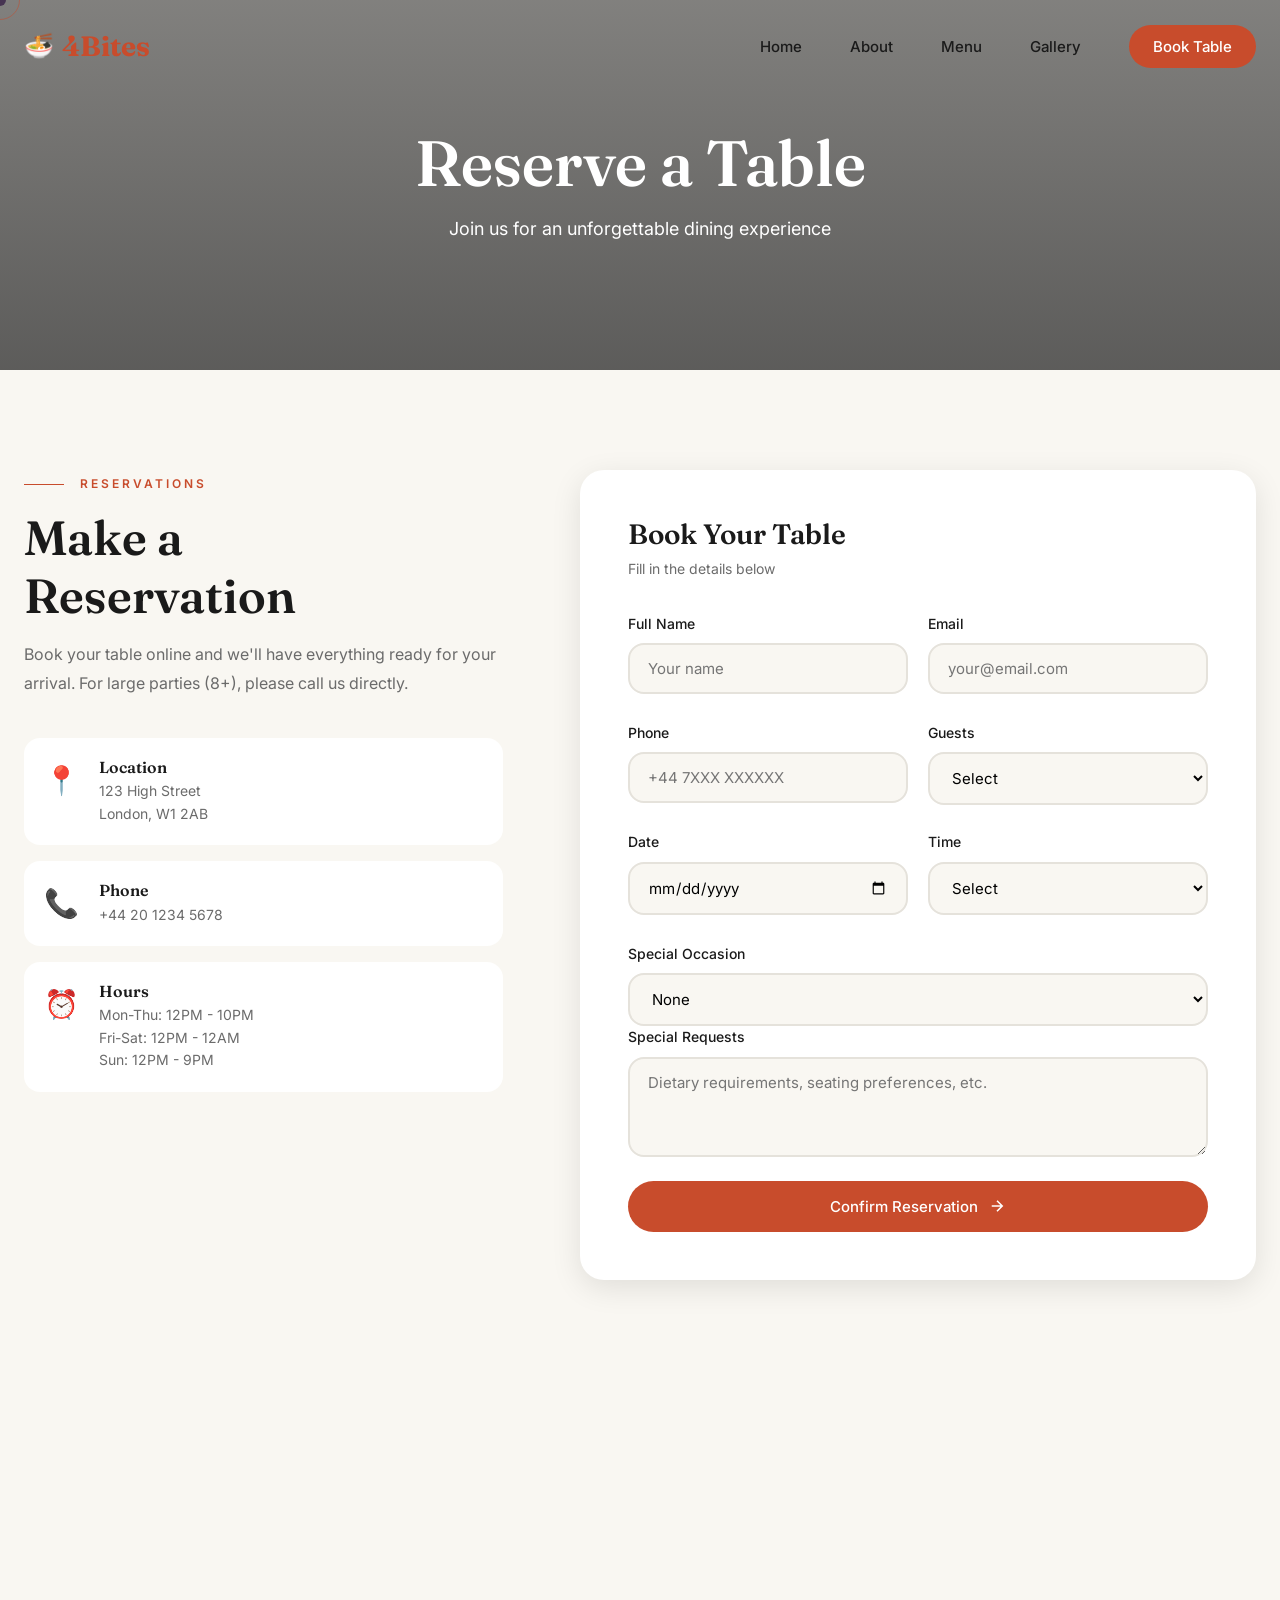
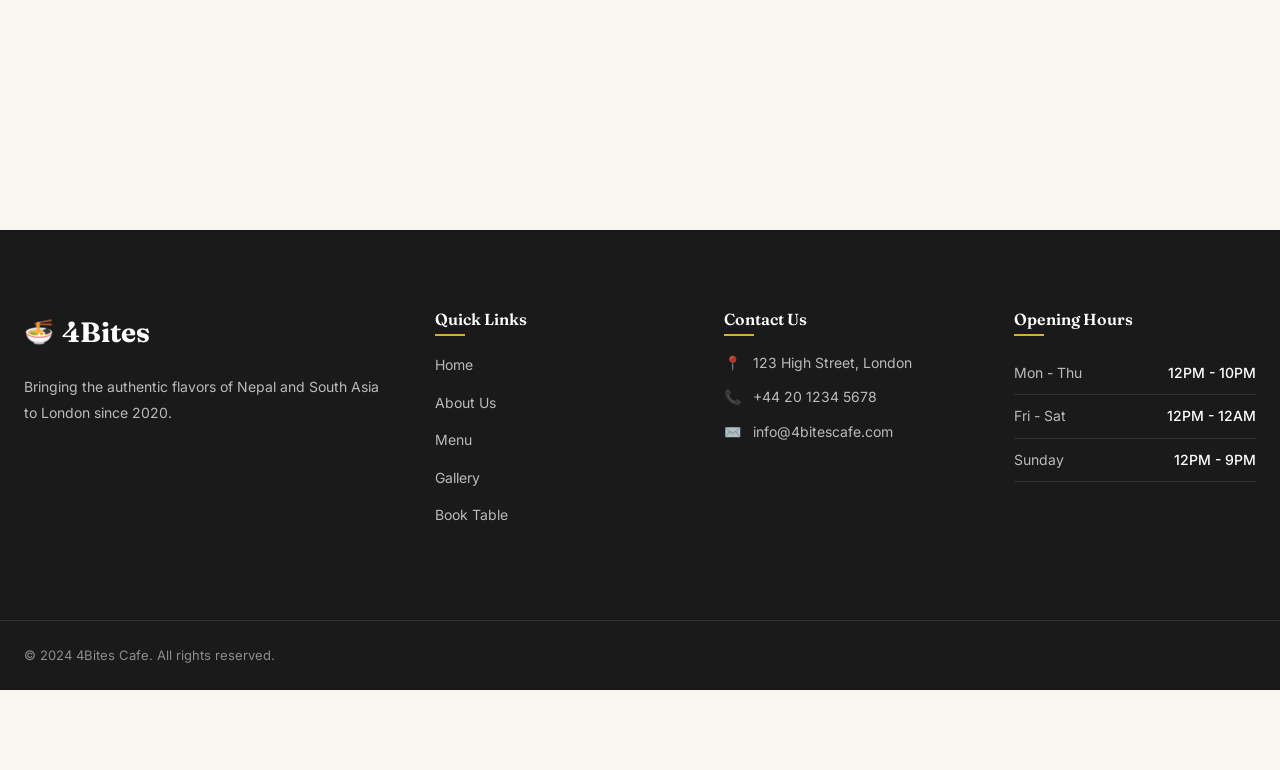
<file: booking.html>
<!DOCTYPE html>
<html lang="en">
<head>
    <meta charset="UTF-8">
    <meta name="viewport" content="width=device-width, initial-scale=1.0">
    <title>Book a Table - 4Bites Cafe</title>
    <link rel="stylesheet" href="css/style.css">
    <link rel="preconnect" href="https://fonts.googleapis.com">
    <link href="https://fonts.googleapis.com/css2?family=Fraunces:opsz,wght@9..144,400;9..144,600;9..144,700&family=Inter:wght@300;400;500;600&display=swap" rel="stylesheet">
</head>
<body>
    <div class="cursor"></div>
    <div class="cursor-follower"></div>

    <!-- Navigation -->
    <nav class="navbar scrolled">
        <div class="nav-container">
            <a href="index.html" class="logo">
                <span class="logo-icon">🍜</span>
                <span>4Bites</span>
            </a>
            <ul class="nav-links">
                <li><a href="index.html">Home</a></li>
                <li><a href="about.html">About</a></li>
                <li><a href="menu.html">Menu</a></li>
                <li><a href="gallery.html">Gallery</a></li>
                <li><a href="booking.html" class="btn-nav active">Book Table</a></li>
            </ul>
            <button class="mobile-menu-btn" aria-label="Menu">
                <span></span>
                <span></span>
                <span></span>
            </button>
        </div>
    </nav>

    <!-- Page Hero -->
    <section class="page-hero small">
        <div class="page-hero-bg" style="background-image: url('https://images.unsplash.com/photo-1559339352-11d035aa65de?w=1920&h=600&fit=crop')"></div>
        <div class="page-hero-overlay"></div>
        <div class="page-hero-content">
            <h1 data-animate="fade-up">Reserve a Table</h1>
            <p data-animate="fade-up" data-delay="200">Join us for an unforgettable dining experience</p>
        </div>
    </section>

    <!-- Booking Section -->
    <section class="booking-section">
        <div class="container">
            <div class="booking-grid">
                <div class="booking-info" data-animate="fade-right">
                    <span class="section-tag">Reservations</span>
                    <h2>Make a<br>Reservation</h2>
                    <p>Book your table online and we'll have everything ready for your arrival. For large parties (8+), please call us directly.</p>
                    
                    <div class="info-cards">
                        <div class="info-card">
                            <div class="info-icon">📍</div>
                            <div class="info-content">
                                <h4>Location</h4>
                                <p>123 High Street<br>London, W1 2AB</p>
                            </div>
                        </div>
                        <div class="info-card">
                            <div class="info-icon">📞</div>
                            <div class="info-content">
                                <h4>Phone</h4>
                                <p>+44 20 1234 5678</p>
                            </div>
                        </div>
                        <div class="info-card">
                            <div class="info-icon">⏰</div>
                            <div class="info-content">
                                <h4>Hours</h4>
                                <p>Mon-Thu: 12PM - 10PM<br>Fri-Sat: 12PM - 12AM<br>Sun: 12PM - 9PM</p>
                            </div>
                        </div>
                    </div>
                </div>

                <div class="booking-form-wrapper" data-animate="fade-left">
                    <form id="booking-form" class="booking-form">
                        <div class="form-header">
                            <h3>Book Your Table</h3>
                            <p>Fill in the details below</p>
                        </div>
                        <div class="form-row">
                            <div class="form-group">
                                <label for="name">Full Name</label>
                                <input type="text" id="name" name="name" required placeholder="Your name">
                                <span class="input-focus"></span>
                            </div>
                            <div class="form-group">
                                <label for="email">Email</label>
                                <input type="email" id="email" name="email" required placeholder="your@email.com">
                                <span class="input-focus"></span>
                            </div>
                        </div>
                        <div class="form-row">
                            <div class="form-group">
                                <label for="phone">Phone</label>
                                <input type="tel" id="phone" name="phone" required placeholder="+44 7XXX XXXXXX">
                                <span class="input-focus"></span>
                            </div>
                            <div class="form-group">
                                <label for="guests">Guests</label>
                                <select id="guests" name="guests" required>
                                    <option value="">Select</option>
                                    <option value="1">1 Guest</option>
                                    <option value="2">2 Guests</option>
                                    <option value="3">3 Guests</option>
                                    <option value="4">4 Guests</option>
                                    <option value="5">5 Guests</option>
                                    <option value="6">6 Guests</option>
                                    <option value="7">7 Guests</option>
                                    <option value="8+">8+ Guests</option>
                                </select>
                            </div>
                        </div>
                        <div class="form-row">
                            <div class="form-group">
                                <label for="date">Date</label>
                                <input type="date" id="date" name="date" required>
                                <span class="input-focus"></span>
                            </div>
                            <div class="form-group">
                                <label for="time">Time</label>
                                <select id="time" name="time" required>
                                    <option value="">Select</option>
                                    <option value="12:00">12:00 PM</option>
                                    <option value="12:30">12:30 PM</option>
                                    <option value="13:00">1:00 PM</option>
                                    <option value="13:30">1:30 PM</option>
                                    <option value="14:00">2:00 PM</option>
                                    <option value="18:00">6:00 PM</option>
                                    <option value="18:30">6:30 PM</option>
                                    <option value="19:00">7:00 PM</option>
                                    <option value="19:30">7:30 PM</option>
                                    <option value="20:00">8:00 PM</option>
                                    <option value="20:30">8:30 PM</option>
                                    <option value="21:00">9:00 PM</option>
                                </select>
                            </div>
                        </div>
                        <div class="form-group full">
                            <label for="occasion">Special Occasion</label>
                            <select id="occasion" name="occasion">
                                <option value="">None</option>
                                <option value="birthday">Birthday</option>
                                <option value="anniversary">Anniversary</option>
                                <option value="date">Date Night</option>
                                <option value="business">Business Meeting</option>
                                <option value="other">Other</option>
                            </select>
                        </div>
                        <div class="form-group full">
                            <label for="notes">Special Requests</label>
                            <textarea id="notes" name="notes" rows="3" placeholder="Dietary requirements, seating preferences, etc."></textarea>
                        </div>
                        <button type="submit" class="btn btn-primary btn-full magnetic">
                            <span>Confirm Reservation</span>
                            <svg viewBox="0 0 24 24" fill="none" stroke="currentColor" stroke-width="2">
                                <path d="M5 12h14M12 5l7 7-7 7"/>
                            </svg>
                        </button>
                    </form>
                    
                    <!-- Success Message -->
                    <div id="booking-success" class="booking-success">
                        <div class="success-animation">
                            <svg class="checkmark" viewBox="0 0 52 52">
                                <circle class="checkmark-circle" cx="26" cy="26" r="25" fill="none"/>
                                <path class="checkmark-check" fill="none" d="M14.1 27.2l7.1 7.2 16.7-16.8"/>
                            </svg>
                        </div>
                        <h3>Reservation Confirmed!</h3>
                        <p>Thank you for your booking. We've sent a confirmation email with all the details.</p>
                        <a href="index.html" class="btn btn-outline">Back to Home</a>
                    </div>
                </div>
            </div>
        </div>
    </section>

    <!-- Map Section -->
    <section class="map-section">
        <iframe 
            src="https://www.google.com/maps/embed?pb=!1m18!1m12!1m3!1d2483.542789937542!2d-0.1277653!3d51.5073509!2m3!1f0!2f0!3f0!3m2!1i1024!2i768!4f13.1!3m3!1m2!1s0x0%3A0x0!2zNTHCsDMwJzI2LjUiTiAwwrAwNyc0MC4wIlc!5e0!3m2!1sen!2suk!4v1234567890"
            width="100%" 
            height="450" 
            style="border:0;" 
            allowfullscreen="" 
            loading="lazy">
        </iframe>
    </section>

    <!-- Footer -->
    <footer class="footer">
        <div class="footer-top">
            <div class="container">
                <div class="footer-grid">
                    <div class="footer-brand">
                        <a href="index.html" class="footer-logo">
                            <span class="logo-icon">🍜</span>
                            <span>4Bites</span>
                        </a>
                        <p>Bringing the authentic flavors of Nepal and South Asia to London since 2020.</p>
                    </div>
                    <div class="footer-links">
                        <h4>Quick Links</h4>
                        <ul>
                            <li><a href="index.html">Home</a></li>
                            <li><a href="about.html">About Us</a></li>
                            <li><a href="menu.html">Menu</a></li>
                            <li><a href="gallery.html">Gallery</a></li>
                            <li><a href="booking.html">Book Table</a></li>
                        </ul>
                    </div>
                    <div class="footer-contact">
                        <h4>Contact Us</h4>
                        <ul>
                            <li><span>📍</span><span>123 High Street, London</span></li>
                            <li><span>📞</span><span>+44 20 1234 5678</span></li>
                            <li><span>✉️</span><span>info@4bitescafe.com</span></li>
                        </ul>
                    </div>
                    <div class="footer-hours">
                        <h4>Opening Hours</h4>
                        <ul class="hours-list">
                            <li><span>Mon - Thu</span><span>12PM - 10PM</span></li>
                            <li><span>Fri - Sat</span><span>12PM - 12AM</span></li>
                            <li><span>Sunday</span><span>12PM - 9PM</span></li>
                        </ul>
                    </div>
                </div>
            </div>
        </div>
        <div class="footer-bottom">
            <div class="container">
                <p>&copy; 2024 4Bites Cafe. All rights reserved.</p>
            </div>
        </div>
    </footer>

    <script src="js/main.js"></script>
</body>
</html>
</file>
<file: css/style.css>
/* ===================================
   4BITES CAFE - ENHANCED STYLESHEET
   =================================== */

/* --- CSS Variables --- */
:root {
    --primary: #C84C2C;
    --primary-dark: #a33d24;
    --primary-light: #e85d3a;
    --accent: #D4AF37;
    --accent-glow: rgba(212, 175, 55, 0.3);
    --background: #F9F7F2;
    --foreground: #1A1A1A;
    --card: #FFFFFF;
    --muted: #6B6B6B;
    --border: #E5E2DB;
    --forest: #2D3E33;
    --paper: #F9F7F2;
    
    --font-display: 'Fraunces', serif;
    --font-body: 'Inter', sans-serif;
    
    --shadow-sm: 0 2px 8px rgba(0,0,0,0.06);
    --shadow-md: 0 8px 30px rgba(0,0,0,0.1);
    --shadow-lg: 0 25px 60px rgba(0,0,0,0.15);
    --shadow-glow: 0 0 40px rgba(200, 76, 44, 0.3);
    
    --radius: 16px;
    --radius-lg: 24px;
    --radius-full: 100px;
    
    --transition: all 0.4s cubic-bezier(0.4, 0, 0.2, 1);
    --transition-bounce: all 0.5s cubic-bezier(0.34, 1.56, 0.64, 1);
}

/* --- Reset & Base --- */
*, *::before, *::after {
    margin: 0;
    padding: 0;
    box-sizing: border-box;
}

html {
    scroll-behavior: smooth;
    font-size: 16px;
}

body {
    font-family: var(--font-body);
    background: var(--background);
    color: var(--foreground);
    line-height: 1.6;
    overflow-x: hidden;
}

h1, h2, h3, h4, h5, h6 {
    font-family: var(--font-display);
    font-weight: 600;
    line-height: 1.15;
}

img {
    max-width: 100%;
    display: block;
}

a {
    text-decoration: none;
    color: inherit;
}

/* --- Custom Cursor (Desktop Only) --- */
@media (hover: hover) and (pointer: fine) {
    body { cursor: none; }
    a, button { cursor: none; }
    
    .cursor {
        width: 12px;
        height: 12px;
        background: var(--primary);
        border-radius: 50%;
        position: fixed;
        pointer-events: none;
        z-index: 99999;
        transform: translate(-50%, -50%);
        transition: transform 0.1s, width 0.3s, height 0.3s, background 0.3s;
        mix-blend-mode: difference;
    }

    .cursor-follower {
        width: 40px;
        height: 40px;
        border: 1px solid var(--primary);
        border-radius: 50%;
        position: fixed;
        pointer-events: none;
        z-index: 99998;
        transform: translate(-50%, -50%);
        transition: transform 0.15s ease-out, width 0.3s, height 0.3s;
        opacity: 0.5;
    }

    .cursor.hover {
        transform: translate(-50%, -50%) scale(2);
        background: var(--accent);
    }

    .cursor-follower.hover {
        transform: translate(-50%, -50%) scale(1.5);
        border-color: var(--accent);
    }
}

@media (hover: none) {
    .cursor, .cursor-follower { display: none; }
}

/* --- Loading Screen --- */
.loader {
    position: fixed;
    inset: 0;
    background: var(--foreground);
    z-index: 100000;
    display: flex;
    align-items: center;
    justify-content: center;
    transition: opacity 0.8s, visibility 0.8s;
}

.loader.hidden {
    opacity: 0;
    visibility: hidden;
    pointer-events: none;
}

.loader-content {
    text-align: center;
}

.loader-logo {
    font-family: var(--font-display);
    font-size: clamp(32px, 8vw, 48px);
    color: white;
    margin-bottom: 30px;
    animation: pulse 1.5s infinite;
}

.loader-bar {
    width: min(200px, 60vw);
    height: 3px;
    background: rgba(255,255,255,0.1);
    border-radius: 10px;
    overflow: hidden;
}

.loader-progress {
    height: 100%;
    background: linear-gradient(90deg, var(--primary), var(--accent));
    border-radius: 10px;
    animation: loading 1.5s ease-out forwards;
}

@keyframes loading {
    0% { width: 0; }
    100% { width: 100%; }
}

@keyframes pulse {
    0%, 100% { opacity: 1; }
    50% { opacity: 0.5; }
}

/* --- Container --- */
.container {
    max-width: 1280px;
    margin: 0 auto;
    padding: 0 clamp(16px, 4vw, 24px);
}

/* --- Navigation --- */
.navbar {
    position: fixed;
    top: 0;
    left: 0;
    right: 0;
    z-index: 1000;
    padding: clamp(16px, 3vw, 24px) 0;
    transition: var(--transition);
}

.navbar.scrolled {
    background: rgba(249, 247, 242, 0.95);
    backdrop-filter: blur(20px);
    -webkit-backdrop-filter: blur(20px);
    box-shadow: 0 1px 0 var(--border);
    padding: 12px 0;
}

.nav-container {
    max-width: 1280px;
    margin: 0 auto;
    padding: 0 clamp(16px, 4vw, 24px);
    display: flex;
    align-items: center;
    justify-content: space-between;
}

.logo {
    display: flex;
    align-items: center;
    gap: 8px;
    font-family: var(--font-display);
    font-size: clamp(22px, 4vw, 28px);
    font-weight: 700;
    color: var(--primary);
    transition: var(--transition);
}

.logo:hover {
    transform: scale(1.05);
}

.logo-icon {
    font-size: clamp(20px, 3vw, 24px);
}

.nav-links {
    display: flex;
    align-items: center;
    gap: clamp(24px, 4vw, 48px);
    list-style: none;
}

.nav-links a {
    font-size: 15px;
    font-weight: 500;
    color: var(--foreground);
    position: relative;
    padding: 8px 0;
    transition: var(--transition);
}

.nav-links a::before {
    content: '';
    position: absolute;
    bottom: 0;
    left: 0;
    width: 100%;
    height: 2px;
    background: var(--primary);
    transform: scaleX(0);
    transform-origin: right;
    transition: transform 0.4s cubic-bezier(0.4, 0, 0.2, 1);
}

.nav-links a:hover::before,
.nav-links a.active::before {
    transform: scaleX(1);
    transform-origin: left;
}

.nav-links a:hover,
.nav-links a.active {
    color: var(--primary);
}

.btn-nav {
    background: var(--primary) !important;
    color: white !important;
    padding: 12px 24px !important;
    border-radius: var(--radius-full);
    transition: var(--transition-bounce) !important;
}

.btn-nav::before {
    display: none !important;
}

.btn-nav:hover {
    background: var(--primary-dark) !important;
    transform: translateY(-2px);
    box-shadow: var(--shadow-glow);
}

/* Mobile Menu Button */
.mobile-menu-btn {
    display: none;
    flex-direction: column;
    gap: 6px;
    background: none;
    border: none;
    padding: 8px;
    z-index: 1001;
    cursor: pointer;
}

.mobile-menu-btn span {
    display: block;
    width: 28px;
    height: 2px;
    background: var(--foreground);
    transition: var(--transition);
    transform-origin: center;
}

.mobile-menu-btn.active span:nth-child(1) {
    transform: rotate(45deg) translate(6px, 6px);
}

.mobile-menu-btn.active span:nth-child(2) {
    opacity: 0;
    transform: scaleX(0);
}

.mobile-menu-btn.active span:nth-child(3) {
    transform: rotate(-45deg) translate(6px, -6px);
}

/* Mobile Navigation */
@media (max-width: 900px) {
    .mobile-menu-btn {
        display: flex;
    }

    .nav-links {
        position: fixed;
        top: 0;
        right: -100%;
        width: min(320px, 85vw);
        height: 100vh;
        background: var(--background);
        flex-direction: column;
        justify-content: center;
        align-items: center;
        gap: 32px;
        transition: right 0.4s cubic-bezier(0.4, 0, 0.2, 1);
        box-shadow: -10px 0 40px rgba(0,0,0,0.1);
    }

    .nav-links.active {
        right: 0;
    }

    .nav-links a {
        font-size: 20px;
    }

    .btn-nav {
        margin-top: 16px;
    }
}

/* --- Buttons --- */
.btn {
    display: inline-flex;
    align-items: center;
    justify-content: center;
    gap: 10px;
    padding: 16px 32px;
    border-radius: var(--radius-full);
    font-family: var(--font-body);
    font-weight: 500;
    font-size: 15px;
    border: none;
    position: relative;
    overflow: hidden;
    transition: var(--transition);
    cursor: pointer;
}

.btn svg {
    width: 18px;
    height: 18px;
    transition: transform 0.3s;
}

.btn:hover svg {
    transform: translateX(4px);
}

.btn-primary {
    background: var(--primary);
    color: white;
}

.btn-primary:hover {
    background: var(--primary-dark);
    transform: translateY(-3px);
    box-shadow: var(--shadow-glow);
}

.btn-outline {
    background: transparent;
    color: var(--foreground);
    border: 2px solid var(--foreground);
}

.btn-outline:hover {
    background: var(--foreground);
    color: white;
    transform: translateY(-3px);
}

.btn-glass {
    background: rgba(255,255,255,0.15);
    backdrop-filter: blur(10px);
    color: white;
    border: 1px solid rgba(255,255,255,0.3);
}

.btn-glass:hover {
    background: rgba(255,255,255,0.25);
    transform: translateY(-3px);
}

.btn-light {
    background: white;
    color: var(--foreground);
}

.btn-light:hover {
    background: var(--accent);
    transform: translateY(-3px);
    box-shadow: var(--shadow-md);
}

.btn-large {
    padding: 20px 40px;
    font-size: 17px;
}

.btn-full {
    width: 100%;
}

/* --- Hero Section --- */
.hero {
    min-height: 100vh;
    min-height: 100dvh;
    display: flex;
    align-items: center;
    justify-content: center;
    position: relative;
    overflow: hidden;
}

.hero-bg {
    position: absolute;
    inset: 0;
    z-index: -2;
}

.hero-bg-image {
    width: 100%;
    height: 100%;
    background: url('https://images.unsplash.com/photo-1517248135467-4c7edcad34c4?w=1920&h=1080&fit=crop');
    background-size: cover;
    background-position: center;
    animation: heroZoom 20s ease-in-out infinite alternate;
}

@keyframes heroZoom {
    0% { transform: scale(1); }
    100% { transform: scale(1.1); }
}

.hero-overlay {
    position: absolute;
    inset: 0;
    background: linear-gradient(
        180deg,
        rgba(26, 26, 26, 0.4) 0%,
        rgba(26, 26, 26, 0.6) 50%,
        rgba(26, 26, 26, 0.8) 100%
    );
    z-index: -1;
}

.hero-content {
    text-align: center;
    max-width: min(900px, 90vw);
    padding: 0 clamp(16px, 4vw, 24px);
    z-index: 1;
}

.hero-badge {
    display: inline-flex;
    align-items: center;
    gap: 10px;
    background: rgba(212, 175, 55, 0.2);
    border: 1px solid var(--accent);
    color: var(--accent);
    padding: 10px 24px;
    border-radius: var(--radius-full);
    font-size: 13px;
    font-weight: 600;
    letter-spacing: 1px;
    margin-bottom: 32px;
    backdrop-filter: blur(10px);
    animation: fadeInDown 1s ease forwards;
}

.hero h1 {
    font-size: clamp(36px, 8vw, 88px);
    color: white;
    margin-bottom: 28px;
    letter-spacing: -2px;
    animation: fadeInUp 1s ease 0.2s forwards;
    opacity: 0;
}

.hero h1 .line {
    display: block;
    overflow: hidden;
}

.hero h1 .highlight {
    background: linear-gradient(135deg, var(--accent), #fff, var(--accent));
    background-size: 200% auto;
    -webkit-background-clip: text;
    -webkit-text-fill-color: transparent;
    background-clip: text;
    animation: shimmer 3s linear infinite;
}

@keyframes shimmer {
    0% { background-position: 0% center; }
    100% { background-position: 200% center; }
}

@keyframes fadeInUp {
    from {
        opacity: 0;
        transform: translateY(30px);
    }
    to {
        opacity: 1;
        transform: translateY(0);
    }
}

@keyframes fadeInDown {
    from {
        opacity: 0;
        transform: translateY(-20px);
    }
    to {
        opacity: 1;
        transform: translateY(0);
    }
}

.hero-subtitle {
    font-size: clamp(14px, 3vw, 18px);
    color: rgba(255,255,255,0.85);
    max-width: 600px;
    margin: 0 auto 48px;
    line-height: 1.8;
    animation: fadeInUp 1s ease 0.4s forwards;
    opacity: 0;
}

.hero-buttons {
    display: flex;
    gap: 16px;
    justify-content: center;
    flex-wrap: wrap;
    animation: fadeInUp 1s ease 0.6s forwards;
    opacity: 0;
}

/* Scroll Indicator */
.scroll-indicator {
    position: absolute;
    bottom: clamp(24px, 5vw, 48px);
    left: 50%;
    transform: translateX(-50%);
    display: flex;
    flex-direction: column;
    align-items: center;
    gap: 12px;
    color: white;
    font-size: 11px;
    letter-spacing: 2px;
    text-transform: uppercase;
    animation: fadeInUp 1s ease 1.5s forwards;
    opacity: 0;
}

.mouse {
    width: 24px;
    height: 38px;
    border: 2px solid white;
    border-radius: 20px;
    position: relative;
}

.wheel {
    width: 4px;
    height: 8px;
    background: white;
    border-radius: 2px;
    position: absolute;
    top: 8px;
    left: 50%;
    transform: translateX(-50%);
    animation: scroll 2s infinite;
}

@keyframes scroll {
    0% { opacity: 1; transform: translateX(-50%) translateY(0); }
    100% { opacity: 0; transform: translateX(-50%) translateY(12px); }
}

/* Hero Shapes */
.hero-shapes {
    position: absolute;
    inset: 0;
    pointer-events: none;
    overflow: hidden;
}

.shape {
    position: absolute;
    border-radius: 50%;
    filter: blur(80px);
    opacity: 0.3;
}

.shape-1 {
    width: clamp(300px, 50vw, 600px);
    height: clamp(300px, 50vw, 600px);
    background: var(--primary);
    top: -200px;
    right: -200px;
    animation: float 15s ease-in-out infinite;
}

.shape-2 {
    width: clamp(200px, 30vw, 400px);
    height: clamp(200px, 30vw, 400px);
    background: var(--accent);
    bottom: -100px;
    left: -100px;
    animation: float 12s ease-in-out infinite reverse;
}

.shape-3 {
    width: clamp(150px, 25vw, 300px);
    height: clamp(150px, 25vw, 300px);
    background: var(--forest);
    top: 50%;
    left: 50%;
    animation: float 18s ease-in-out infinite;
}

@keyframes float {
    0%, 100% { transform: translate(0, 0) rotate(0deg); }
    33% { transform: translate(30px, -30px) rotate(120deg); }
    66% { transform: translate(-20px, 20px) rotate(240deg); }
}

/* --- Marquee --- */
.marquee-section {
    background: var(--foreground);
    padding: 18px 0;
    overflow: hidden;
}

.marquee {
    display: flex;
    overflow: hidden;
}

.marquee-content {
    display: flex;
    animation: marquee 30s linear infinite;
    white-space: nowrap;
}

.marquee-content span {
    color: white;
    font-size: clamp(12px, 2vw, 14px);
    font-weight: 500;
    letter-spacing: 2px;
    text-transform: uppercase;
    padding: 0 clamp(20px, 4vw, 40px);
}

@keyframes marquee {
    0% { transform: translateX(0); }
    100% { transform: translateX(-50%); }
}

/* --- Section Styles --- */
.section-header {
    margin-bottom: clamp(40px, 8vw, 64px);
}

.section-header.center {
    text-align: center;
}

.section-tag {
    display: inline-block;
    color: var(--primary);
    font-size: 12px;
    font-weight: 600;
    letter-spacing: 3px;
    text-transform: uppercase;
    margin-bottom: 16px;
    position: relative;
}

.section-tag::before {
    content: '';
    display: inline-block;
    width: 40px;
    height: 1px;
    background: var(--primary);
    margin-right: 16px;
    vertical-align: middle;
}

.section-tag.light {
    color: var(--accent);
}

.section-tag.light::before {
    background: var(--accent);
}

.section-header h2 {
    font-size: clamp(28px, 5vw, 56px);
    margin-bottom: 16px;
    letter-spacing: -1px;
}

.section-header p {
    color: var(--muted);
    font-size: clamp(14px, 2vw, 18px);
    max-width: 600px;
}

.section-header.center p {
    margin: 0 auto;
}

.section-cta {
    text-align: center;
    margin-top: clamp(40px, 6vw, 64px);
}

/* --- Dishes Section --- */
.dishes-section {
    padding: clamp(80px, 12vw, 140px) 0;
}

.dishes-bento {
    display: grid;
    grid-template-columns: repeat(4, 1fr);
    grid-template-rows: auto auto;
    gap: clamp(16px, 2vw, 24px);
}

@media (max-width: 1024px) {
    .dishes-bento {
        grid-template-columns: repeat(2, 1fr);
    }
    .dish-card.wide {
        grid-column: span 2;
        grid-template-columns: 1fr;
    }
}

@media (max-width: 600px) {
    .dishes-bento {
        grid-template-columns: 1fr;
    }
    .dish-card.large,
    .dish-card.wide {
        grid-column: span 1;
    }
}

.dish-card {
    background: var(--card);
    border-radius: var(--radius-lg);
    overflow: hidden;
    box-shadow: var(--shadow-sm);
    transition: var(--transition);
    position: relative;
}

.dish-card:hover {
    transform: translateY(-8px);
    box-shadow: var(--shadow-lg);
}

.dish-card.large {
    grid-column: span 2;
    grid-row: span 2;
}

.dish-card.wide {
    grid-column: span 4;
    display: grid;
    grid-template-columns: 1.5fr 1fr;
}

.dish-image {
    position: relative;
    overflow: hidden;
}

.dish-card:not(.wide) .dish-image {
    height: clamp(150px, 20vw, 200px);
}

.dish-card.large .dish-image {
    height: clamp(200px, 30vw, 300px);
}

.dish-image img {
    width: 100%;
    height: 100%;
    object-fit: cover;
    transition: transform 0.6s cubic-bezier(0.4, 0, 0.2, 1);
}

.dish-card:hover .dish-image img {
    transform: scale(1.1);
}

.dish-overlay {
    position: absolute;
    inset: 0;
    background: linear-gradient(180deg, transparent 50%, rgba(0,0,0,0.6) 100%);
    opacity: 0;
    transition: opacity 0.4s;
}

.dish-card:hover .dish-overlay {
    opacity: 1;
}

.dish-badge {
    position: absolute;
    top: 16px;
    left: 16px;
    background: var(--primary);
    color: white;
    padding: 6px 16px;
    border-radius: var(--radius-full);
    font-size: 11px;
    font-weight: 600;
    z-index: 2;
}

.dish-badge.popular {
    background: var(--accent);
    color: var(--foreground);
}

.dish-content {
    padding: clamp(16px, 3vw, 24px);
}

.dish-card.wide .dish-content {
    display: flex;
    flex-direction: column;
    justify-content: center;
    padding: clamp(24px, 4vw, 40px);
}

.dish-content h3 {
    font-size: clamp(16px, 2vw, 22px);
    margin-bottom: 8px;
    transition: color 0.3s;
}

.dish-card:hover .dish-content h3 {
    color: var(--primary);
}

.dish-content p {
    color: var(--muted);
    font-size: clamp(12px, 1.5vw, 14px);
    line-height: 1.6;
    margin-bottom: 16px;
}

.dish-footer {
    display: flex;
    align-items: center;
    justify-content: space-between;
    margin-top: auto;
    flex-wrap: wrap;
    gap: 12px;
}

.dish-price {
    font-family: var(--font-display);
    font-size: clamp(18px, 2vw, 22px);
    font-weight: 600;
    color: var(--primary);
}

.dish-btn {
    background: var(--foreground);
    color: white;
    border: none;
    padding: 10px 20px;
    border-radius: var(--radius-full);
    font-size: 13px;
    font-weight: 500;
    transition: var(--transition);
    cursor: pointer;
}

.dish-btn:hover {
    background: var(--primary);
    transform: scale(1.05);
}

/* --- Stats Section --- */
.stats-section {
    padding: clamp(60px, 8vw, 80px) 0;
    background: var(--foreground);
}

.stats-grid {
    display: grid;
    grid-template-columns: repeat(4, 1fr);
    gap: clamp(24px, 4vw, 40px);
    text-align: center;
}

@media (max-width: 768px) {
    .stats-grid {
        grid-template-columns: repeat(2, 1fr);
    }
}

@media (max-width: 480px) {
    .stats-grid {
        grid-template-columns: 1fr;
    }
}

.stat-item {
    color: white;
}

.stat-number {
    font-family: var(--font-display);
    font-size: clamp(40px, 6vw, 64px);
    font-weight: 700;
    color: var(--accent);
    display: inline;
}

.stat-suffix {
    font-family: var(--font-display);
    font-size: clamp(28px, 4vw, 40px);
    color: var(--accent);
}

.stat-label {
    display: block;
    font-size: clamp(11px, 1.5vw, 14px);
    text-transform: uppercase;
    letter-spacing: 2px;
    margin-top: 8px;
    opacity: 0.7;
}

/* --- About Preview --- */
.about-preview {
    padding: clamp(80px, 12vw, 140px) 0;
}

.about-grid {
    display: grid;
    grid-template-columns: 1fr 1fr;
    gap: clamp(40px, 8vw, 100px);
    align-items: center;
}

@media (max-width: 900px) {
    .about-grid {
        grid-template-columns: 1fr;
    }
}

.about-images {
    position: relative;
}

.image-stack {
    position: relative;
}

.img-main {
    border-radius: var(--radius-lg);
    box-shadow: var(--shadow-lg);
}

.img-float {
    position: absolute;
    bottom: -40px;
    right: -40px;
    border-radius: var(--radius);
    box-shadow: var(--shadow-lg);
    border: 6px solid var(--background);
    animation: floatImage 6s ease-in-out infinite;
    max-width: 45%;
}

@media (max-width: 600px) {
    .img-float {
        display: none;
    }
}

@keyframes floatImage {
    0%, 100% { transform: translateY(0); }
    50% { transform: translateY(-20px); }
}

.experience-badge {
    position: absolute;
    top: -20px;
    left: -20px;
    width: clamp(80px, 12vw, 120px);
    height: clamp(80px, 12vw, 120px);
    background: var(--primary);
    border-radius: 50%;
    display: flex;
    flex-direction: column;
    align-items: center;
    justify-content: center;
    color: white;
    box-shadow: var(--shadow-glow);
    animation: badgePulse 3s ease-in-out infinite;
}

@keyframes badgePulse {
    0%, 100% { transform: scale(1); }
    50% { transform: scale(1.05); }
}

.exp-number {
    font-family: var(--font-display);
    font-size: clamp(24px, 4vw, 36px);
    font-weight: 700;
    line-height: 1;
}

.exp-text {
    font-size: clamp(8px, 1.2vw, 11px);
    text-align: center;
    text-transform: uppercase;
    letter-spacing: 1px;
    line-height: 1.3;
}

.about-content h2 {
    font-size: clamp(32px, 5vw, 48px);
    margin-bottom: 24px;
    line-height: 1.15;
}

.text-accent {
    color: var(--primary);
}

.about-content p {
    color: var(--muted);
    margin-bottom: 20px;
    font-size: clamp(14px, 1.8vw, 16px);
    line-height: 1.8;
}

.about-features {
    display: flex;
    gap: clamp(12px, 2vw, 24px);
    margin: 32px 0;
    flex-wrap: wrap;
}

.feature {
    display: flex;
    align-items: center;
    gap: 10px;
    background: var(--card);
    padding: 12px 20px;
    border-radius: var(--radius-full);
    box-shadow: var(--shadow-sm);
    font-size: clamp(12px, 1.5vw, 14px);
    font-weight: 500;
}

.feature-icon {
    font-size: 20px;
}

/* --- Music Section --- */
.music-section {
    padding: clamp(100px, 15vw, 180px) 0;
    position: relative;
    overflow: hidden;
}

.music-bg {
    position: absolute;
    inset: 0;
    background: url('https://images.unsplash.com/photo-1493225457124-a3eb161ffa5f?w=1920&h=800&fit=crop');
    background-size: cover;
    background-position: center;
}

@media (min-width: 768px) {
    .music-bg {
        background-attachment: fixed;
    }
}

.music-overlay {
    position: absolute;
    inset: 0;
    background: linear-gradient(135deg, rgba(26,26,26,0.92) 0%, rgba(45,62,51,0.88) 100%);
}

.music-section .container {
    position: relative;
    z-index: 1;
}

.music-content {
    max-width: min(700px, 90vw);
    color: white;
}

.music-content h2 {
    font-size: clamp(36px, 7vw, 72px);
    margin-bottom: 24px;
    line-height: 1;
}

.music-content p {
    font-size: clamp(14px, 2vw, 18px);
    opacity: 0.85;
    margin-bottom: 48px;
    line-height: 1.8;
}

.music-schedule {
    display: flex;
    gap: 20px;
    margin-bottom: 48px;
    flex-wrap: wrap;
}

.schedule-card {
    display: flex;
    align-items: center;
    gap: 20px;
    background: rgba(255,255,255,0.08);
    backdrop-filter: blur(10px);
    padding: clamp(16px, 3vw, 24px) clamp(20px, 4vw, 32px);
    border-radius: var(--radius);
    border: 1px solid rgba(255,255,255,0.1);
    transition: var(--transition);
    flex: 1;
    min-width: 200px;
}

.schedule-card:hover {
    background: rgba(255,255,255,0.12);
    transform: translateY(-4px);
}

.schedule-day {
    font-family: var(--font-display);
    font-size: clamp(20px, 3vw, 28px);
    font-weight: 700;
    color: var(--accent);
}

.schedule-time {
    display: block;
    font-weight: 500;
    margin-bottom: 4px;
    font-size: clamp(12px, 1.5vw, 14px);
}

.schedule-genre {
    font-size: clamp(11px, 1.3vw, 13px);
    opacity: 0.7;
}

/* Music Visualizer */
.music-visualizer {
    position: absolute;
    bottom: 0;
    left: 0;
    right: 0;
    height: 100px;
    display: flex;
    align-items: flex-end;
    justify-content: center;
    gap: 8px;
    padding: 20px;
    opacity: 0.3;
}

.music-visualizer .bar {
    width: 6px;
    background: var(--accent);
    border-radius: 3px;
    animation: equalizer 1s ease-in-out infinite;
}

.music-visualizer .bar:nth-child(1) { height: 20px; animation-delay: 0s; }
.music-visualizer .bar:nth-child(2) { height: 40px; animation-delay: 0.1s; }
.music-visualizer .bar:nth-child(3) { height: 30px; animation-delay: 0.2s; }
.music-visualizer .bar:nth-child(4) { height: 60px; animation-delay: 0.3s; }
.music-visualizer .bar:nth-child(5) { height: 45px; animation-delay: 0.4s; }
.music-visualizer .bar:nth-child(6) { height: 35px; animation-delay: 0.5s; }
.music-visualizer .bar:nth-child(7) { height: 50px; animation-delay: 0.6s; }
.music-visualizer .bar:nth-child(8) { height: 25px; animation-delay: 0.7s; }

@keyframes equalizer {
    0%, 100% { transform: scaleY(1); }
    50% { transform: scaleY(0.3); }
}

/* --- Testimonials Section --- */
.testimonials-section {
    padding: clamp(80px, 12vw, 140px) 0;
    background: var(--card);
}

.testimonials-slider {
    position: relative;
    overflow: hidden;
}

.testimonial-track {
    display: flex;
    gap: clamp(16px, 3vw, 32px);
    transition: transform 0.5s ease;
}

.testimonial-card {
    flex: 0 0 calc(33.333% - 22px);
    background: var(--background);
    padding: clamp(24px, 4vw, 48px);
    border-radius: var(--radius-lg);
    transition: var(--transition);
}

@media (max-width: 1024px) {
    .testimonial-card {
        flex: 0 0 calc(50% - 16px);
    }
}

@media (max-width: 600px) {
    .testimonial-card {
        flex: 0 0 100%;
    }
}

.testimonial-card:hover {
    transform: translateY(-8px);
    box-shadow: var(--shadow-md);
}

.testimonial-quote {
    font-family: var(--font-display);
    font-size: clamp(48px, 6vw, 72px);
    color: var(--primary);
    opacity: 0.3;
    line-height: 1;
    margin-bottom: -20px;
}

.testimonial-stars {
    color: var(--accent);
    font-size: 16px;
    letter-spacing: 4px;
    margin-bottom: 16px;
}

.testimonial-card p {
    font-size: clamp(14px, 1.8vw, 16px);
    line-height: 1.8;
    margin-bottom: 24px;
    color: var(--foreground);
}

.testimonial-author {
    display: flex;
    align-items: center;
    gap: 16px;
}

.author-avatar {
    width: 48px;
    height: 48px;
    background: var(--primary);
    color: white;
    border-radius: 50%;
    display: flex;
    align-items: center;
    justify-content: center;
    font-weight: 600;
    font-size: 14px;
}

.author-info strong {
    display: block;
    font-size: 15px;
}

.author-info span {
    color: var(--muted);
    font-size: 13px;
}

.slider-controls {
    display: flex;
    align-items: center;
    justify-content: center;
    gap: 24px;
    margin-top: 48px;
}

.slider-btn {
    width: 48px;
    height: 48px;
    border: 2px solid var(--border);
    border-radius: 50%;
    background: transparent;
    display: flex;
    align-items: center;
    justify-content: center;
    transition: var(--transition);
    cursor: pointer;
}

.slider-btn:hover {
    background: var(--primary);
    border-color: var(--primary);
    color: white;
}

.slider-btn svg {
    width: 20px;
    height: 20px;
}

.slider-dots {
    display: flex;
    gap: 8px;
}

.dot {
    width: 10px;
    height: 10px;
    border-radius: 50%;
    background: var(--border);
    transition: var(--transition);
    cursor: pointer;
}

.dot.active {
    background: var(--primary);
    width: 30px;
    border-radius: 5px;
}

/* --- CTA Section --- */
.cta-section {
    padding: clamp(80px, 12vw, 140px) 0;
    position: relative;
    overflow: hidden;
}

.cta-section.small {
    padding: clamp(60px, 8vw, 100px) 0;
}

.cta-bg {
    position: absolute;
    inset: 0;
    background: var(--forest);
    z-index: -1;
}

.cta-bg::before {
    content: '';
    position: absolute;
    inset: 0;
    background: radial-gradient(circle at 30% 50%, rgba(200, 76, 44, 0.2) 0%, transparent 50%),
                radial-gradient(circle at 70% 80%, rgba(212, 175, 55, 0.15) 0%, transparent 40%);
}

.cta-content {
    text-align: center;
    position: relative;
    z-index: 1;
}

.cta-content h2 {
    font-size: clamp(32px, 5vw, 56px);
    color: white;
    margin-bottom: 16px;
}

.text-gradient {
    background: linear-gradient(135deg, var(--accent), var(--primary-light));
    -webkit-background-clip: text;
    -webkit-text-fill-color: transparent;
    background-clip: text;
}

.cta-content p {
    color: rgba(255,255,255,0.75);
    font-size: clamp(14px, 2vw, 18px);
    margin-bottom: 32px;
}

/* --- Page Hero --- */
.page-hero {
    min-height: 70vh;
    display: flex;
    align-items: center;
    justify-content: center;
    position: relative;
    overflow: hidden;
    margin-top: -80px;
    padding-top: 80px;
}

.page-hero.small {
    min-height: 50vh;
}

.page-hero-bg {
    position: absolute;
    inset: 0;
    background-size: cover;
    background-position: center;
    z-index: -2;
}

.page-hero-overlay {
    position: absolute;
    inset: 0;
    background: linear-gradient(180deg, rgba(26,26,26,0.5) 0%, rgba(26,26,26,0.7) 100%);
    z-index: -1;
}

.page-hero-content {
    text-align: center;
    max-width: min(700px, 90vw);
    padding: 0 24px;
    color: white;
}

.page-tag {
    display: inline-block;
    background: rgba(212, 175, 55, 0.2);
    border: 1px solid var(--accent);
    color: var(--accent);
    padding: 8px 20px;
    border-radius: var(--radius-full);
    font-size: 12px;
    font-weight: 600;
    letter-spacing: 2px;
    text-transform: uppercase;
    margin-bottom: 24px;
    animation: fadeInDown 0.8s ease forwards;
}

.page-hero-content h1 {
    font-size: clamp(36px, 7vw, 64px);
    margin-bottom: 16px;
    animation: fadeInUp 0.8s ease 0.2s forwards;
    opacity: 0;
}

.page-hero-content p {
    font-size: clamp(14px, 2vw, 18px);
    opacity: 0.85;
    animation: fadeInUp 0.8s ease 0.4s forwards;
    opacity: 0;
}

/* --- Story Section (About Page) --- */
.story-section {
    padding: clamp(80px, 12vw, 140px) 0;
}

.story-grid {
    display: grid;
    grid-template-columns: 1fr 1.2fr;
    gap: clamp(40px, 8vw, 100px);
    align-items: center;
}

@media (max-width: 900px) {
    .story-grid {
        grid-template-columns: 1fr;
    }
}

.story-image {
    position: relative;
}

.image-reveal {
    overflow: hidden;
    border-radius: var(--radius-lg);
}

.image-reveal img {
    width: 100%;
    transition: transform 0.8s cubic-bezier(0.4, 0, 0.2, 1);
}

.story-image:hover .image-reveal img {
    transform: scale(1.05);
}

.story-badge {
    position: absolute;
    bottom: -20px;
    right: -20px;
    background: var(--primary);
    color: white;
    padding: clamp(16px, 3vw, 24px);
    border-radius: var(--radius);
    text-align: center;
    box-shadow: var(--shadow-glow);
}

@media (max-width: 600px) {
    .story-badge {
        bottom: 20px;
        right: 20px;
    }
}

.badge-number {
    display: block;
    font-family: var(--font-display);
    font-size: clamp(28px, 4vw, 40px);
    font-weight: 700;
    line-height: 1;
}

.badge-text {
    font-size: clamp(11px, 1.5vw, 14px);
    text-transform: uppercase;
    letter-spacing: 1px;
}

.story-content {
    max-width: 600px;
}

.story-content h2 {
    font-size: clamp(32px, 5vw, 48px);
    margin-bottom: 24px;
    line-height: 1.2;
}

.story-text p {
    color: var(--muted);
    margin-bottom: 20px;
    line-height: 1.8;
    font-size: clamp(14px, 1.8vw, 16px);
}

/* --- Values Section --- */
.values-section {
    padding: clamp(80px, 12vw, 140px) 0;
    background: var(--card);
}

.values-grid {
    display: grid;
    grid-template-columns: repeat(4, 1fr);
    gap: clamp(16px, 2vw, 24px);
}

@media (max-width: 1024px) {
    .values-grid {
        grid-template-columns: repeat(2, 1fr);
    }
}

@media (max-width: 600px) {
    .values-grid {
        grid-template-columns: 1fr;
    }
}

.value-card {
    background: var(--background);
    padding: clamp(24px, 4vw, 40px);
    border-radius: var(--radius-lg);
    text-align: center;
    transition: var(--transition);
}

.value-card:hover {
    transform: translateY(-8px);
    box-shadow: var(--shadow-md);
}

.value-icon {
    width: clamp(60px, 8vw, 80px);
    height: clamp(60px, 8vw, 80px);
    background: rgba(200, 76, 44, 0.1);
    border-radius: 50%;
    display: flex;
    align-items: center;
    justify-content: center;
    margin: 0 auto 24px;
    font-size: clamp(24px, 3vw, 32px);
    transition: var(--transition);
}

.value-card:hover .value-icon {
    background: var(--primary);
    transform: rotate(10deg) scale(1.1);
}

.value-card:hover .value-icon span {
    filter: brightness(0) invert(1);
}

.value-card h3 {
    font-size: clamp(18px, 2vw, 22px);
    margin-bottom: 12px;
}

.value-card p {
    color: var(--muted);
    font-size: clamp(13px, 1.5vw, 14px);
    line-height: 1.7;
}

/* --- Team Section --- */
.team-section {
    padding: clamp(80px, 12vw, 140px) 0;
}

.team-grid {
    display: grid;
    grid-template-columns: repeat(3, 1fr);
    gap: clamp(24px, 3vw, 40px);
}

@media (max-width: 900px) {
    .team-grid {
        grid-template-columns: repeat(2, 1fr);
    }
}

@media (max-width: 600px) {
    .team-grid {
        grid-template-columns: 1fr;
        max-width: 400px;
        margin: 0 auto;
    }
}

.team-card {
    text-align: center;
}

.team-image {
    position: relative;
    overflow: hidden;
    border-radius: var(--radius-lg);
    margin-bottom: 20px;
}

.team-image img {
    width: 100%;
    aspect-ratio: 4/5;
    object-fit: cover;
    transition: transform 0.6s cubic-bezier(0.4, 0, 0.2, 1);
}

.team-card:hover .team-image img {
    transform: scale(1.1);
}

.team-overlay {
    position: absolute;
    inset: 0;
    background: linear-gradient(180deg, transparent 50%, rgba(26,26,26,0.8) 100%);
    display: flex;
    align-items: flex-end;
    justify-content: center;
    padding-bottom: 30px;
    opacity: 0;
    transition: opacity 0.4s;
}

.team-card:hover .team-overlay {
    opacity: 1;
}

.team-social a {
    display: inline-flex;
    align-items: center;
    justify-content: center;
    width: 40px;
    height: 40px;
    background: white;
    border-radius: 50%;
    color: var(--foreground);
    font-weight: 600;
    font-size: 14px;
    transition: var(--transition);
}

.team-social a:hover {
    background: var(--accent);
    transform: scale(1.1);
}

.team-info h3 {
    font-size: clamp(18px, 2vw, 22px);
    margin-bottom: 4px;
}

.team-info p {
    color: var(--muted);
    font-size: clamp(13px, 1.5vw, 15px);
}

/* --- Menu Page --- */
.menu-page-section {
    padding: clamp(60px, 10vw, 100px) 0;
}

.menu-filters {
    display: flex;
    justify-content: center;
    gap: 12px;
    margin-bottom: clamp(40px, 6vw, 64px);
    flex-wrap: wrap;
}

.filter-btn {
    padding: 12px 28px;
    border: 2px solid var(--border);
    border-radius: var(--radius-full);
    background: transparent;
    font-family: var(--font-body);
    font-size: 14px;
    font-weight: 500;
    cursor: pointer;
    transition: var(--transition);
    text-transform: capitalize;
}

.filter-btn:hover,
.filter-btn.active {
    background: var(--primary);
    border-color: var(--primary);
    color: white;
}

.menu-category {
    margin-bottom: clamp(48px, 8vw, 80px);
}

.category-title {
    display: flex;
    align-items: center;
    gap: 16px;
    font-size: clamp(24px, 4vw, 36px);
    margin-bottom: clamp(24px, 4vw, 40px);
}

.cat-icon {
    font-size: clamp(28px, 4vw, 40px);
}

.menu-items-grid {
    display: grid;
    grid-template-columns: repeat(3, 1fr);
    gap: clamp(16px, 2vw, 24px);
}

@media (max-width: 1024px) {
    .menu-items-grid {
        grid-template-columns: repeat(2, 1fr);
    }
}

@media (max-width: 600px) {
    .menu-items-grid {
        grid-template-columns: 1fr;
    }
}

.menu-item-card {
    background: var(--card);
    border-radius: var(--radius-lg);
    overflow: hidden;
    box-shadow: var(--shadow-sm);
    transition: var(--transition);
}

.menu-item-card:hover {
    transform: translateY(-8px);
    box-shadow: var(--shadow-lg);
}

.menu-item-image {
    position: relative;
    height: clamp(160px, 20vw, 200px);
    overflow: hidden;
}

.menu-item-image img {
    width: 100%;
    height: 100%;
    object-fit: cover;
    transition: transform 0.6s;
}

.menu-item-card:hover .menu-item-image img {
    transform: scale(1.1);
}

.item-badge {
    position: absolute;
    top: 12px;
    left: 12px;
    background: var(--primary);
    color: white;
    padding: 6px 14px;
    border-radius: var(--radius-full);
    font-size: 11px;
    font-weight: 600;
}

.item-badge.chef {
    background: var(--accent);
    color: var(--foreground);
}

.menu-item-body {
    padding: clamp(16px, 3vw, 24px);
}

.menu-item-header {
    display: flex;
    justify-content: space-between;
    align-items: flex-start;
    gap: 12px;
    margin-bottom: 8px;
}

.menu-item-header h3 {
    font-size: clamp(16px, 2vw, 18px);
    transition: color 0.3s;
}

.menu-item-card:hover .menu-item-header h3 {
    color: var(--primary);
}

.menu-item-price {
    font-family: var(--font-display);
    font-size: clamp(16px, 2vw, 20px);
    font-weight: 600;
    color: var(--primary);
    white-space: nowrap;
}

.menu-item-body > p {
    color: var(--muted);
    font-size: clamp(12px, 1.5vw, 14px);
    line-height: 1.6;
    margin-bottom: 12px;
}

.menu-item-tags {
    display: flex;
    gap: 8px;
    flex-wrap: wrap;
}

.tag {
    display: inline-flex;
    align-items: center;
    gap: 4px;
    padding: 4px 10px;
    border-radius: var(--radius-full);
    font-size: 11px;
    font-weight: 500;
}

.tag.spicy {
    background: rgba(200, 76, 44, 0.1);
    color: var(--primary);
}

.tag.veg {
    background: rgba(34, 139, 34, 0.1);
    color: #228B22;
}

/* Menu Items List (for drinks) */
.menu-items-list {
    display: flex;
    flex-direction: column;
    gap: 12px;
    max-width: 800px;
}

.menu-item-simple {
    display: flex;
    justify-content: space-between;
    align-items: flex-start;
    gap: 20px;
    padding: clamp(16px, 3vw, 24px);
    background: var(--card);
    border-radius: var(--radius);
    transition: var(--transition);
}

.menu-item-simple:hover {
    transform: translateX(8px);
    box-shadow: var(--shadow-sm);
}

.item-info h3 {
    font-size: clamp(16px, 2vw, 18px);
    margin-bottom: 4px;
}

.item-info p {
    color: var(--muted);
    font-size: clamp(12px, 1.5vw, 14px);
}

/* --- Gallery Page --- */
.gallery-page-section {
    padding: clamp(60px, 10vw, 100px) 0;
}

.gallery-masonry {
    display: grid;
    grid-template-columns: repeat(4, 1fr);
    gap: clamp(12px, 2vw, 20px);
    grid-auto-flow: dense;
}

@media (max-width: 1024px) {
    .gallery-masonry {
        grid-template-columns: repeat(3, 1fr);
    }
}

@media (max-width: 768px) {
    .gallery-masonry {
        grid-template-columns: repeat(2, 1fr);
    }
}

@media (max-width: 480px) {
    .gallery-masonry {
        grid-template-columns: 1fr;
    }
}

.gallery-item {
    position: relative;
    overflow: hidden;
    border-radius: var(--radius);
    cursor: pointer;
    aspect-ratio: 1;
}

.gallery-item.tall {
    grid-row: span 2;
    aspect-ratio: auto;
}

.gallery-item.wide {
    grid-column: span 2;
    aspect-ratio: 2/1;
}

@media (max-width: 480px) {
    .gallery-item.tall,
    .gallery-item.wide {
        grid-column: span 1;
        grid-row: span 1;
        aspect-ratio: 1;
    }
}

.gallery-item img {
    width: 100%;
    height: 100%;
    object-fit: cover;
    transition: transform 0.6s cubic-bezier(0.4, 0, 0.2, 1);
}

.gallery-item:hover img {
    transform: scale(1.1);
}

.gallery-overlay {
    position: absolute;
    inset: 0;
    background: linear-gradient(180deg, transparent 30%, rgba(26,26,26,0.8) 100%);
    display: flex;
    flex-direction: column;
    justify-content: flex-end;
    padding: clamp(16px, 3vw, 24px);
    opacity: 0;
    transition: opacity 0.4s;
}

.gallery-item:hover .gallery-overlay {
    opacity: 1;
}

.gallery-title {
    color: white;
    font-family: var(--font-display);
    font-size: clamp(16px, 2vw, 20px);
    font-weight: 600;
}

.gallery-icon {
    position: absolute;
    top: 50%;
    left: 50%;
    transform: translate(-50%, -50%) scale(0);
    width: 50px;
    height: 50px;
    background: white;
    border-radius: 50%;
    display: flex;
    align-items: center;
    justify-content: center;
    font-size: 24px;
    transition: transform 0.4s cubic-bezier(0.34, 1.56, 0.64, 1);
}

.gallery-item:hover .gallery-icon {
    transform: translate(-50%, -50%) scale(1);
}

/* Instagram Section */
.instagram-section {
    padding: clamp(80px, 12vw, 140px) 0;
    background: var(--card);
}

.instagram-content {
    text-align: center;
    max-width: 500px;
    margin: 0 auto;
}

.instagram-content h2 {
    font-size: clamp(28px, 5vw, 48px);
    margin-bottom: 16px;
    color: var(--primary);
}

.instagram-content p {
    color: var(--muted);
    margin-bottom: 32px;
    font-size: clamp(14px, 2vw, 16px);
}

/* Lightbox */
.lightbox {
    position: fixed;
    inset: 0;
    background: rgba(0,0,0,0.95);
    z-index: 100000;
    display: none;
    align-items: center;
    justify-content: center;
    padding: 40px;
}

.lightbox.active {
    display: flex;
}

.lightbox-close {
    position: absolute;
    top: 20px;
    right: 20px;
    background: none;
    border: none;
    color: white;
    font-size: 36px;
    cursor: pointer;
    transition: var(--transition);
}

.lightbox-close:hover {
    color: var(--accent);
    transform: rotate(90deg);
}

.lightbox-image {
    max-width: 90vw;
    max-height: 85vh;
    object-fit: contain;
    border-radius: var(--radius);
}

.lightbox-prev,
.lightbox-next {
    position: absolute;
    top: 50%;
    transform: translateY(-50%);
    background: rgba(255,255,255,0.1);
    border: none;
    color: white;
    width: 50px;
    height: 50px;
    border-radius: 50%;
    font-size: 20px;
    cursor: pointer;
    transition: var(--transition);
}

.lightbox-prev { left: 20px; }
.lightbox-next { right: 20px; }

.lightbox-prev:hover,
.lightbox-next:hover {
    background: var(--primary);
}

/* --- Booking Page --- */
.booking-section {
    padding: clamp(60px, 10vw, 100px) 0;
}

.booking-grid {
    display: grid;
    grid-template-columns: 1fr 1.2fr;
    gap: clamp(40px, 6vw, 80px);
    align-items: start;
}

@media (max-width: 900px) {
    .booking-grid {
        grid-template-columns: 1fr;
    }
}

.booking-info h2 {
    font-size: clamp(32px, 5vw, 48px);
    margin-bottom: 16px;
    line-height: 1.2;
}

.booking-info > p {
    color: var(--muted);
    margin-bottom: 40px;
    font-size: clamp(14px, 1.8vw, 16px);
    line-height: 1.8;
}

.info-cards {
    display: flex;
    flex-direction: column;
    gap: 16px;
}

.info-card {
    display: flex;
    gap: 20px;
    padding: 20px;
    background: var(--card);
    border-radius: var(--radius);
    transition: var(--transition);
}

.info-card:hover {
    transform: translateX(8px);
    box-shadow: var(--shadow-sm);
}

.info-icon {
    font-size: 28px;
}

.info-content h4 {
    font-size: 16px;
    margin-bottom: 4px;
}

.info-content p {
    color: var(--muted);
    font-size: 14px;
    line-height: 1.6;
}

.booking-form-wrapper {
    background: var(--card);
    border-radius: var(--radius-lg);
    padding: clamp(24px, 4vw, 48px);
    box-shadow: var(--shadow-md);
}

.form-header {
    margin-bottom: 32px;
}

.form-header h3 {
    font-size: clamp(22px, 3vw, 28px);
    margin-bottom: 8px;
}

.form-header p {
    color: var(--muted);
    font-size: 14px;
}

.form-row {
    display: grid;
    grid-template-columns: 1fr 1fr;
    gap: 20px;
    margin-bottom: 20px;
}

@media (max-width: 600px) {
    .form-row {
        grid-template-columns: 1fr;
    }
}

.form-group {
    display: flex;
    flex-direction: column;
    gap: 8px;
}

.form-group.full {
    grid-column: 1 / -1;
}

.form-group label {
    font-size: 14px;
    font-weight: 500;
    color: var(--foreground);
}

.form-group input,
.form-group select,
.form-group textarea {
    padding: 14px 18px;
    border: 2px solid var(--border);
    border-radius: var(--radius);
    font-family: var(--font-body);
    font-size: 15px;
    transition: var(--transition);
    background: var(--background);
}

.form-group input:focus,
.form-group select:focus,
.form-group textarea:focus {
    outline: none;
    border-color: var(--primary);
    box-shadow: 0 0 0 4px rgba(200, 76, 44, 0.1);
}

.form-group textarea {
    resize: vertical;
    min-height: 100px;
}

.booking-form button[type="submit"] {
    width: 100%;
    margin-top: 24px;
}

/* Booking Success */
.booking-success {
    display: none;
    text-align: center;
    padding: 40px 20px;
}

.booking-success.active {
    display: block;
}

.success-animation {
    margin-bottom: 32px;
}

.checkmark {
    width: 80px;
    height: 80px;
    margin: 0 auto;
}

.checkmark-circle {
    stroke: var(--primary);
    stroke-dasharray: 166;
    stroke-dashoffset: 166;
    stroke-width: 2;
    stroke-miterlimit: 10;
    animation: stroke 0.6s cubic-bezier(0.65, 0, 0.45, 1) forwards;
}

.checkmark-check {
    stroke: var(--primary);
    stroke-dasharray: 48;
    stroke-dashoffset: 48;
    stroke-width: 3;
    stroke-linecap: round;
    stroke-miterlimit: 10;
    animation: stroke 0.3s cubic-bezier(0.65, 0, 0.45, 1) 0.6s forwards;
}

@keyframes stroke {
    100% { stroke-dashoffset: 0; }
}

.booking-success h3 {
    font-size: 28px;
    margin-bottom: 12px;
    color: var(--primary);
}

.booking-success p {
    color: var(--muted);
    margin-bottom: 32px;
    line-height: 1.7;
}

/* Map Section */
.map-section {
    height: clamp(300px, 40vw, 450px);
}

.map-section iframe {
    width: 100%;
    height: 100%;
    filter: grayscale(100%) contrast(1.1);
    transition: filter 0.4s;
}

.map-section:hover iframe {
    filter: grayscale(0%);
}

/* --- Footer --- */
.footer {
    background: var(--foreground);
    color: white;
}

.footer-top {
    padding: clamp(60px, 8vw, 80px) 0;
}

.footer-grid {
    display: grid;
    grid-template-columns: 1.5fr repeat(3, 1fr);
    gap: clamp(32px, 4vw, 48px);
}

@media (max-width: 900px) {
    .footer-grid {
        grid-template-columns: repeat(2, 1fr);
    }
}

@media (max-width: 600px) {
    .footer-grid {
        grid-template-columns: 1fr;
    }
}

.footer-logo {
    display: flex;
    align-items: center;
    gap: 8px;
    font-family: var(--font-display);
    font-size: clamp(22px, 3vw, 28px);
    font-weight: 700;
    color: white;
    margin-bottom: 20px;
}

.footer-brand > p {
    color: rgba(255,255,255,0.7);
    font-size: 14px;
    line-height: 1.8;
    margin-bottom: 24px;
}

.social-links {
    display: flex;
    gap: 12px;
}

.social-link {
    width: 40px;
    height: 40px;
    background: rgba(255,255,255,0.1);
    border-radius: 50%;
    display: flex;
    align-items: center;
    justify-content: center;
    transition: var(--transition);
}

.social-link:hover {
    background: var(--primary);
    transform: translateY(-4px);
}

.social-link svg {
    width: 18px;
    height: 18px;
}

.footer-links h4,
.footer-contact h4,
.footer-hours h4 {
    font-size: 16px;
    margin-bottom: 24px;
    position: relative;
}

.footer-links h4::after,
.footer-contact h4::after,
.footer-hours h4::after {
    content: '';
    position: absolute;
    bottom: -8px;
    left: 0;
    width: 30px;
    height: 2px;
    background: var(--accent);
}

.footer-links ul,
.footer-contact ul {
    list-style: none;
}

.footer-links li,
.footer-contact li {
    margin-bottom: 12px;
}

.footer-links a {
    color: rgba(255,255,255,0.7);
    font-size: 14px;
    transition: var(--transition);
    position: relative;
}

.footer-links a::before {
    content: '';
    position: absolute;
    bottom: -2px;
    left: 0;
    width: 0;
    height: 1px;
    background: var(--accent);
    transition: width 0.3s;
}

.footer-links a:hover {
    color: white;
}

.footer-links a:hover::before {
    width: 100%;
}

.footer-contact li {
    display: flex;
    gap: 12px;
    color: rgba(255,255,255,0.7);
    font-size: 14px;
}

.contact-icon {
    font-size: 16px;
}

.hours-list {
    list-style: none;
}

.hours-list li {
    display: flex;
    justify-content: space-between;
    padding: 10px 0;
    border-bottom: 1px solid rgba(255,255,255,0.1);
    font-size: 14px;
    color: rgba(255,255,255,0.7);
}

.hours-list li span:last-child {
    color: white;
    font-weight: 500;
}

.footer-bottom {
    border-top: 1px solid rgba(255,255,255,0.1);
    padding: 24px 0;
}

.footer-bottom .container {
    display: flex;
    justify-content: space-between;
    align-items: center;
    flex-wrap: wrap;
    gap: 16px;
}

.footer-bottom p {
    font-size: 13px;
    color: rgba(255,255,255,0.5);
}

/* --- Animation Classes --- */
.fade-in-up {
    opacity: 0;
    transform: translateY(30px);
    transition: opacity 0.6s ease, transform 0.6s ease;
}

.fade-in-up.visible {
    opacity: 1;
    transform: translateY(0);
}

[data-animate] {
    opacity: 0;
    transition: opacity 0.8s ease, transform 0.8s ease;
}

[data-animate="fade-up"] {
    transform: translateY(40px);
}

[data-animate="fade-down"] {
    transform: translateY(-40px);
}

[data-animate="fade-left"] {
    transform: translateX(40px);
}

[data-animate="fade-right"] {
    transform: translateX(-40px);
}

[data-animate="zoom-in"] {
    transform: scale(0.9);
}

[data-animate].animated {
    opacity: 1;
    transform: translate(0) scale(1);
}

/* --- Reduced Motion --- */
@media (prefers-reduced-motion: reduce) {
    *,
    *::before,
    *::after {
        animation-duration: 0.01ms !important;
        animation-iteration-count: 1 !important;
        transition-duration: 0.01ms !important;
    }
    
    .hero-bg-image {
        animation: none;
    }
    
    .scroll-indicator,
    .music-visualizer {
        display: none;
    }
}
</file>
